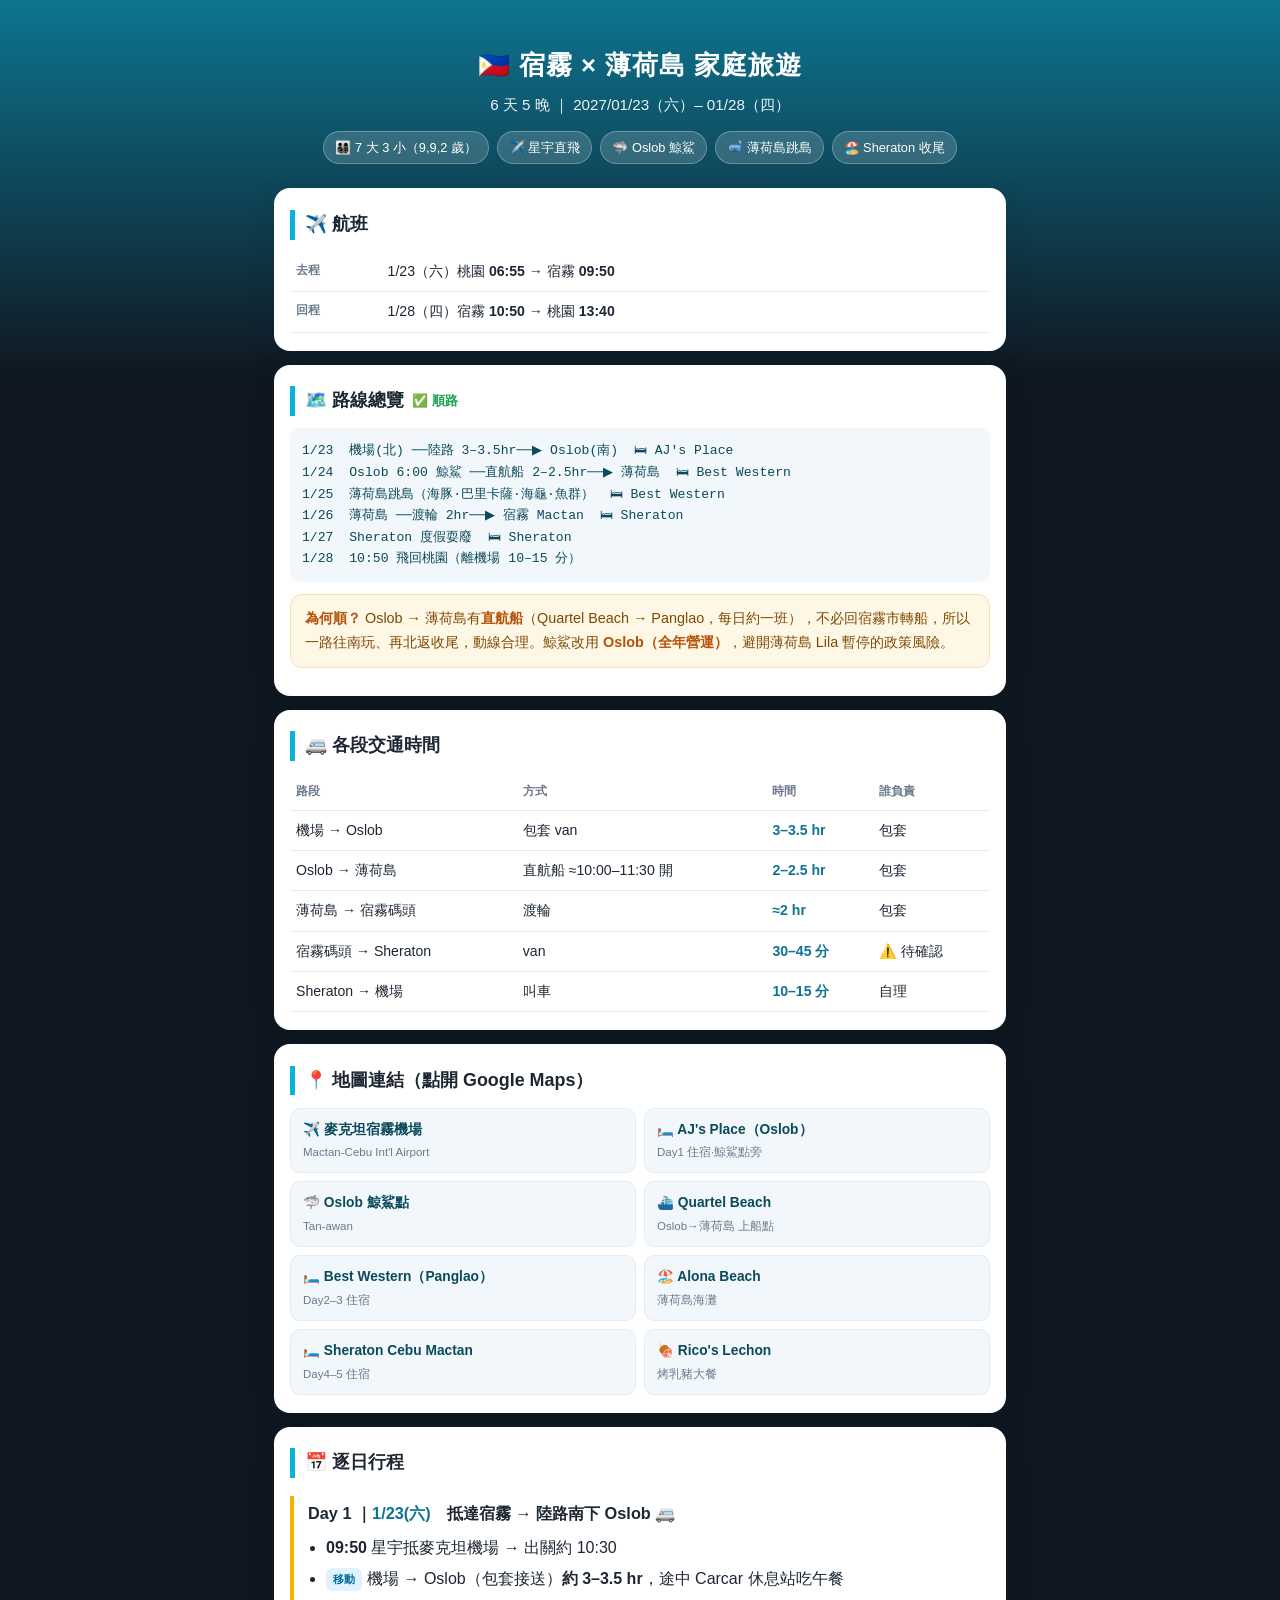
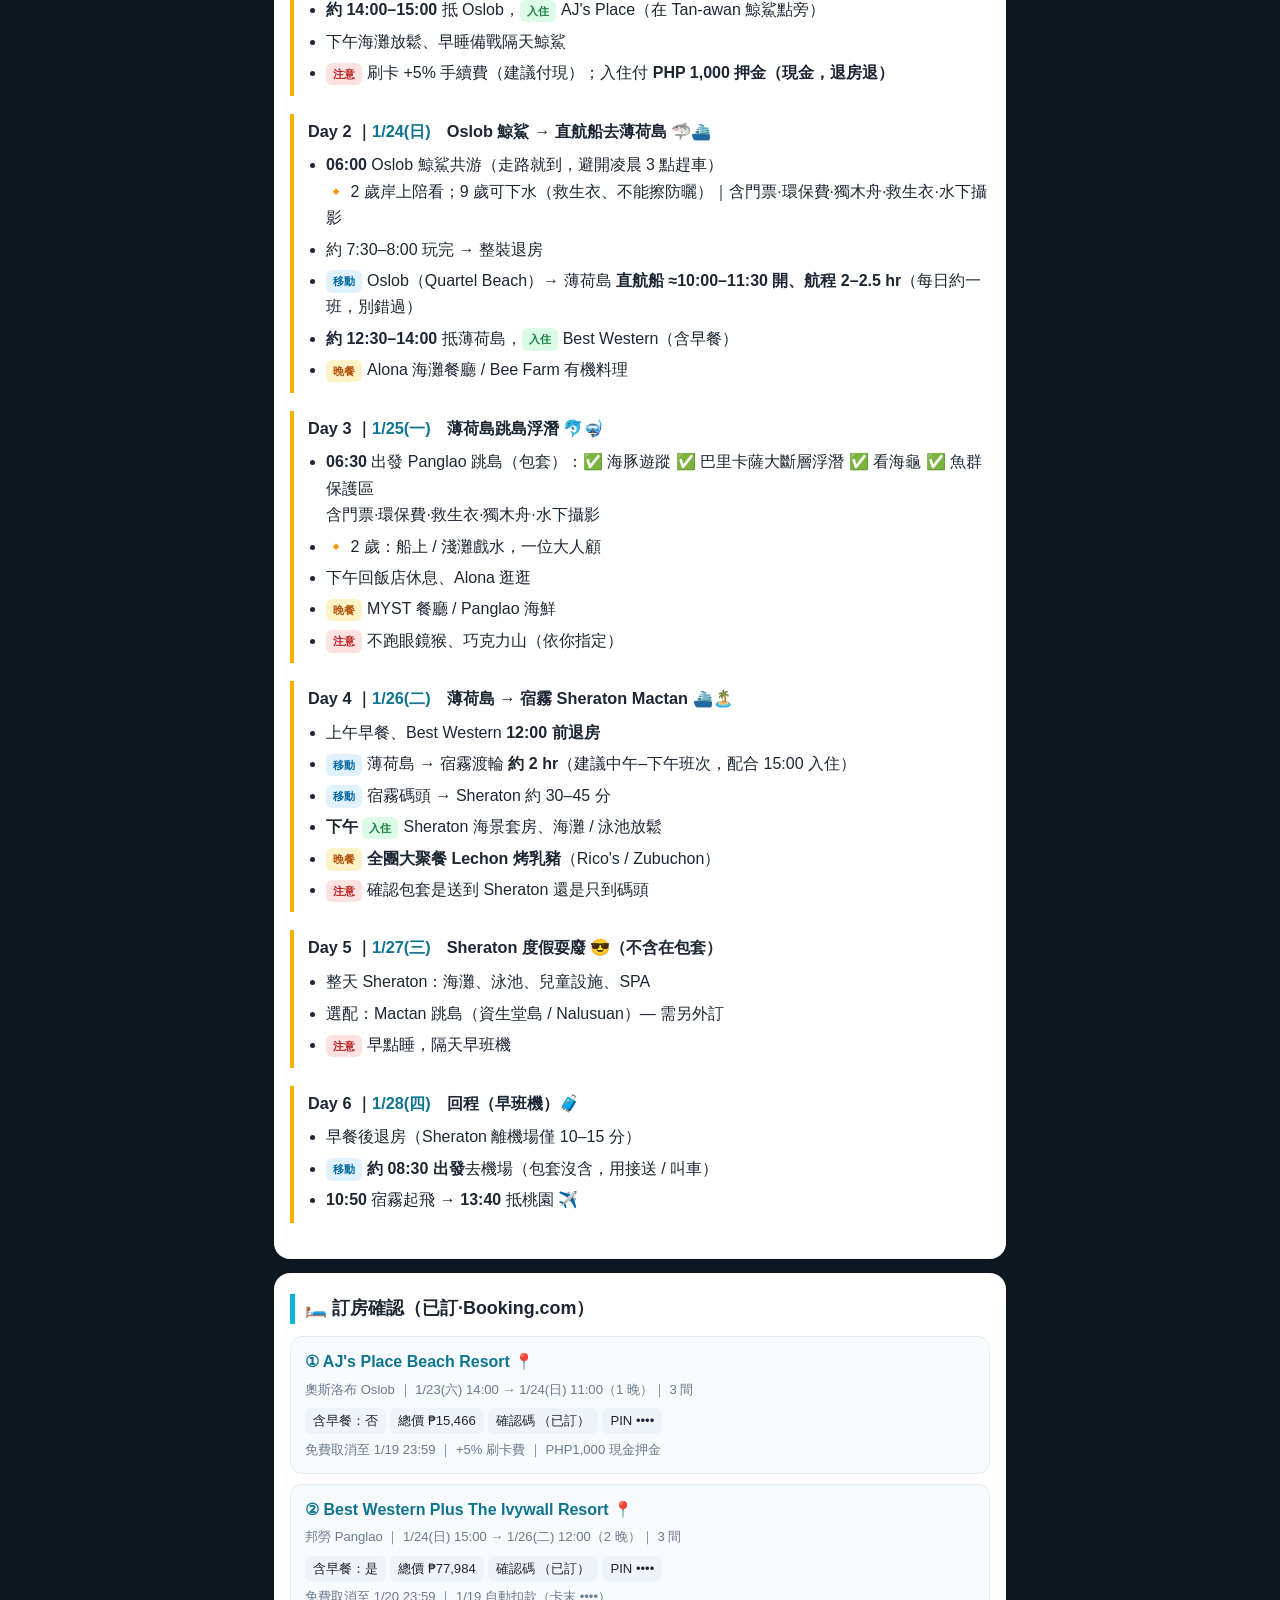
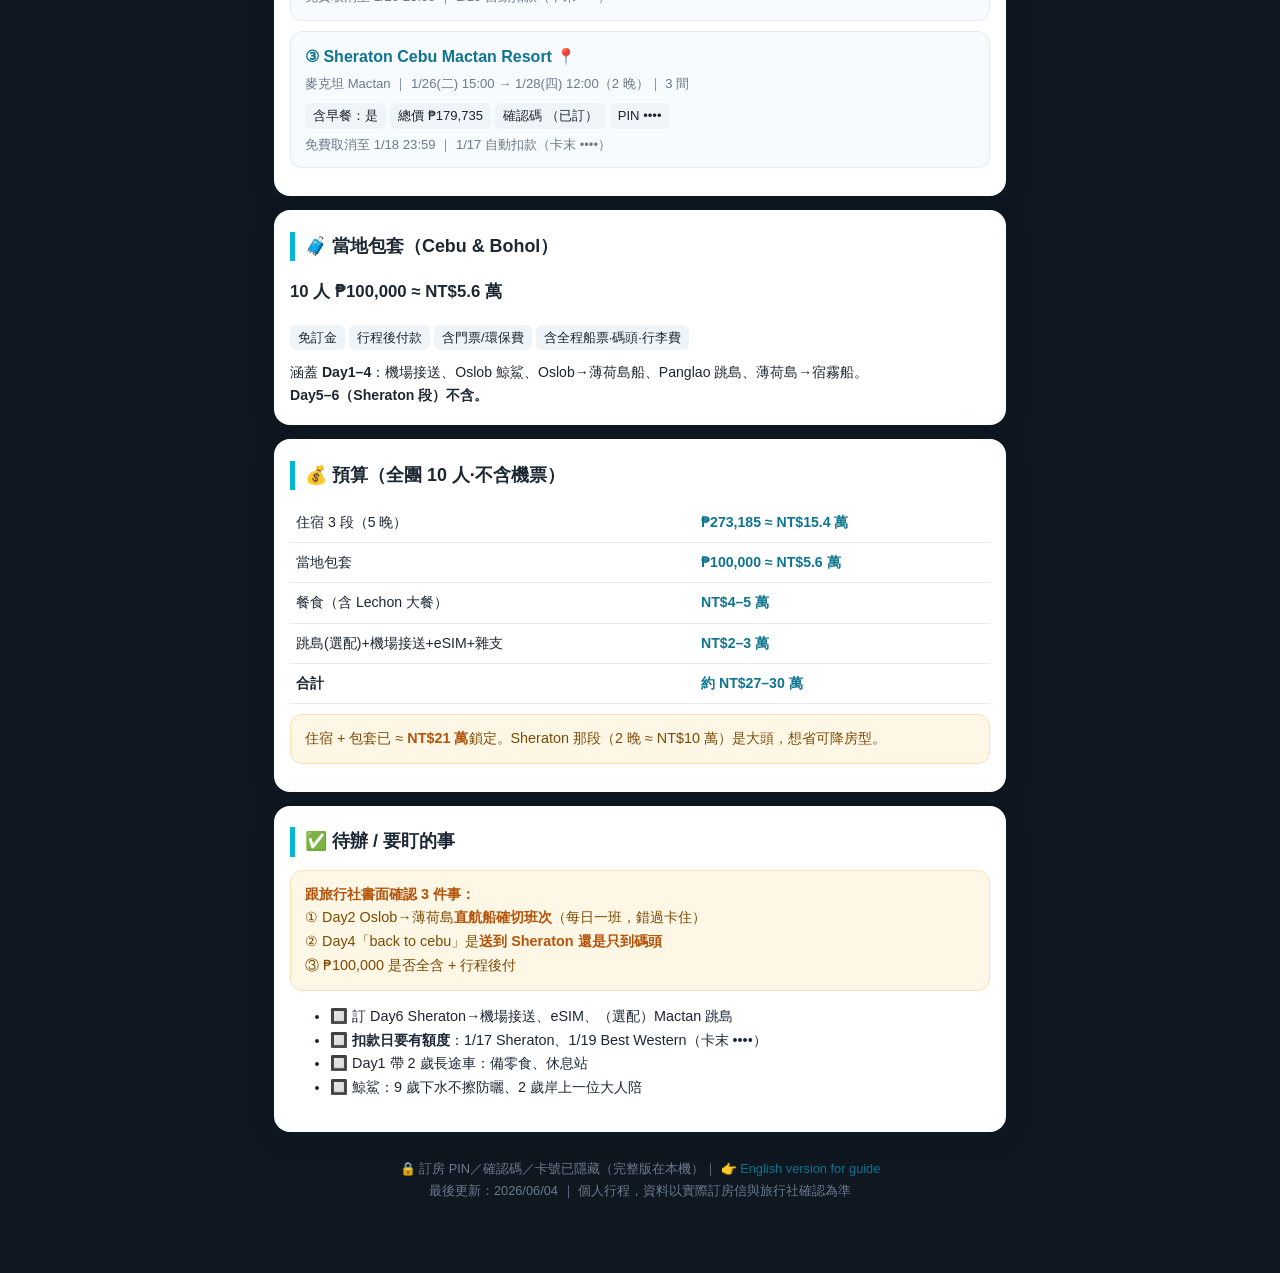
<file: index.html>
<!DOCTYPE html>
<html lang="zh-Hant">
<head>
<meta charset="UTF-8">
<meta name="viewport" content="width=device-width, initial-scale=1.0">
<title>宿霧 × 薄荷島 家庭旅遊 6天5晚</title>
<style>
  :root{
    --bg:#0f1720; --card:#ffffff; --ink:#1d2733; --muted:#6b7a8d;
    --sea:#0e7490; --sea2:#06b6d4; --sand:#f5b301; --line:#e4ebf2;
    --good:#16a34a; --warn:#d97706; --warnbg:#fff7e6;
  }
  *{box-sizing:border-box;}
  body{margin:0;font-family:-apple-system,"PingFang TC","Microsoft JhengHei",sans-serif;
    background:linear-gradient(180deg,#0e7490,#0f1720 380px);color:var(--ink);
    line-height:1.65;-webkit-font-smoothing:antialiased;}
  .wrap{max-width:760px;margin:0 auto;padding:18px 14px 60px;}
  header{color:#fff;text-align:center;padding:26px 10px 10px;}
  header h1{margin:0;font-size:1.6rem;letter-spacing:1px;}
  header .sub{opacity:.92;margin-top:6px;font-size:.95rem;}
  .meta{display:flex;flex-wrap:wrap;gap:8px;justify-content:center;margin-top:14px;}
  .pill{background:rgba(255,255,255,.16);color:#fff;border:1px solid rgba(255,255,255,.28);
    padding:5px 11px;border-radius:999px;font-size:.8rem;backdrop-filter:blur(4px);}
  .card{background:var(--card);border-radius:16px;padding:18px 16px;margin:14px 0;
    box-shadow:0 8px 28px rgba(8,30,50,.16);}
  h2{font-size:1.12rem;margin:.2em 0 .7em;display:flex;align-items:center;gap:8px;
    border-left:5px solid var(--sea2);padding-left:10px;}
  .route{font-family:ui-monospace,SFMono-Regular,Menlo,monospace;font-size:.82rem;
    background:#f1f7fa;border-radius:10px;padding:12px;overflow-x:auto;color:#0b4a5a;white-space:pre;}
  table{width:100%;border-collapse:collapse;font-size:.88rem;}
  th,td{text-align:left;padding:8px 6px;border-bottom:1px solid var(--line);vertical-align:top;}
  th{color:var(--muted);font-weight:600;font-size:.78rem;}
  td.amt{font-weight:700;color:var(--sea);white-space:nowrap;}
  .day{border-left:4px solid var(--sand);padding:4px 0 4px 14px;margin:18px 0;}
  .day .dh{font-weight:800;font-size:1.02rem;color:var(--ink);}
  .day .dh .date{color:var(--sea);}
  .day ul{margin:8px 0 0;padding-left:18px;}
  .day li{margin:5px 0;}
  .tag{display:inline-block;font-size:.7rem;font-weight:700;padding:2px 7px;border-radius:6px;
    vertical-align:middle;margin-right:5px;}
  .t-move{background:#e0f2fe;color:#0369a1;}
  .t-stay{background:#dcfce7;color:#15803d;}
  .t-eat{background:#fef3c7;color:#b45309;}
  .t-warn{background:#fee2e2;color:#b91c1c;}
  .hotel{background:#f8fbfd;border:1px solid var(--line);border-radius:12px;padding:12px 14px;margin:10px 0;}
  .hotel .hn{font-weight:800;color:var(--sea);}
  .hotel .meta2{font-size:.82rem;color:var(--muted);margin-top:3px;}
  .kv{font-size:.82rem;margin-top:6px;}
  .kv span{display:inline-block;background:#eef4f8;border-radius:6px;padding:2px 8px;margin:2px 4px 2px 0;}
  .warn{background:var(--warnbg);border:1px solid #fae0b5;border-radius:12px;padding:12px 14px;
    font-size:.9rem;color:#7c4a03;margin:10px 0;}
  .warn b{color:#b45309;}
  .good{color:var(--good);font-weight:700;}
  a{color:var(--sea);text-decoration:none;}
  a:hover{text-decoration:underline;}
  .maps{display:grid;grid-template-columns:1fr 1fr;gap:8px;}
  .maps a{display:block;background:#f1f7fa;border:1px solid var(--line);border-radius:10px;
    padding:10px 12px;font-size:.86rem;font-weight:600;color:#0b4a5a;}
  .maps a:hover{background:#e3f0f5;text-decoration:none;}
  .maps .em{display:block;font-size:.72rem;color:var(--muted);font-weight:400;margin-top:2px;}
  @media(max-width:480px){.maps{grid-template-columns:1fr;}}
  .note{font-size:.8rem;color:var(--muted);text-align:center;margin-top:26px;}
  details{margin:6px 0;}
  summary{cursor:pointer;font-weight:700;color:var(--sea);}
  .big{font-size:1.05rem;font-weight:800;}
</style>
</head>
<body>
<div class="wrap">
  <header>
    <h1>🇵🇭 宿霧 × 薄荷島 家庭旅遊</h1>
    <div class="sub">6 天 5 晚 ｜ 2027/01/23（六）– 01/28（四）</div>
    <div class="meta">
      <span class="pill">👨‍👩‍👧‍👦 7 大 3 小（9,9,2 歲）</span>
      <span class="pill">✈️ 星宇直飛</span>
      <span class="pill">🦈 Oslob 鯨鯊</span>
      <span class="pill">🤿 薄荷島跳島</span>
      <span class="pill">🏖️ Sheraton 收尾</span>
    </div>
  </header>

  <!-- 航班 -->
  <div class="card">
    <h2>✈️ 航班</h2>
    <table>
      <tr><th>去程</th><td>1/23（六）桃園 <b>06:55</b> → 宿霧 <b>09:50</b></td></tr>
      <tr><th>回程</th><td>1/28（四）宿霧 <b>10:50</b> → 桃園 <b>13:40</b></td></tr>
    </table>
  </div>

  <!-- 路線 -->
  <div class="card">
    <h2>🗺️ 路線總覽 <span class="good" style="font-size:.8rem">✅ 順路</span></h2>
    <div class="route">1/23  機場(北) ──陸路 3–3.5hr──▶ Oslob(南)  🛏 AJ's Place
1/24  Oslob 6:00 鯨鯊 ──直航船 2–2.5hr──▶ 薄荷島  🛏 Best Western
1/25  薄荷島跳島（海豚·巴里卡薩·海龜·魚群）  🛏 Best Western
1/26  薄荷島 ──渡輪 2hr──▶ 宿霧 Mactan  🛏 Sheraton
1/27  Sheraton 度假耍廢  🛏 Sheraton
1/28  10:50 飛回桃園（離機場 10–15 分）</div>
    <div class="warn" style="margin-top:12px"><b>為何順？</b> Oslob → 薄荷島有<b>直航船</b>（Quartel Beach → Panglao，每日約一班），不必回宿霧市轉船，所以一路往南玩、再北返收尾，動線合理。鯨鯊改用 <b>Oslob（全年營運）</b>，避開薄荷島 Lila 暫停的政策風險。</div>
  </div>

  <!-- 交通時間 -->
  <div class="card">
    <h2>🚐 各段交通時間</h2>
    <table>
      <tr><th>路段</th><th>方式</th><th>時間</th><th>誰負責</th></tr>
      <tr><td>機場 → Oslob</td><td>包套 van</td><td class="amt">3–3.5 hr</td><td>包套</td></tr>
      <tr><td>Oslob → 薄荷島</td><td>直航船 ≈10:00–11:30 開</td><td class="amt">2–2.5 hr</td><td>包套</td></tr>
      <tr><td>薄荷島 → 宿霧碼頭</td><td>渡輪</td><td class="amt">≈2 hr</td><td>包套</td></tr>
      <tr><td>宿霧碼頭 → Sheraton</td><td>van</td><td class="amt">30–45 分</td><td>⚠️ 待確認</td></tr>
      <tr><td>Sheraton → 機場</td><td>叫車</td><td class="amt">10–15 分</td><td>自理</td></tr>
    </table>
  </div>

  <!-- 地圖 -->
  <div class="card">
    <h2>📍 地圖連結（點開 Google Maps）</h2>
    <div class="maps">
      <a href="https://www.google.com/maps/search/?api=1&query=Mactan-Cebu+International+Airport" target="_blank">✈️ 麥克坦宿霧機場<span class="em">Mactan-Cebu Int'l Airport</span></a>
      <a href="https://www.google.com/maps/search/?api=1&query=AJ%27s+Place+Beach+Resort+Oslob+Tan-awan" target="_blank">🛏️ AJ's Place（Oslob）<span class="em">Day1 住宿·鯨鯊點旁</span></a>
      <a href="https://www.google.com/maps/search/?api=1&query=Oslob+Whale+Shark+Watching+Tan-awan" target="_blank">🦈 Oslob 鯨鯊點<span class="em">Tan-awan</span></a>
      <a href="https://www.google.com/maps/search/?api=1&query=Quartel+Beach+Oslob" target="_blank">⛴️ Quartel Beach<span class="em">Oslob→薄荷島 上船點</span></a>
      <a href="https://www.google.com/maps/search/?api=1&query=Best+Western+Plus+The+Ivywall+Resort+Panglao+Alona+Beach" target="_blank">🛏️ Best Western（Panglao）<span class="em">Day2–3 住宿</span></a>
      <a href="https://www.google.com/maps/search/?api=1&query=Alona+Beach+Panglao+Bohol" target="_blank">🏖️ Alona Beach<span class="em">薄荷島海灘</span></a>
      <a href="https://www.google.com/maps/search/?api=1&query=Sheraton+Cebu+Mactan+Resort+Punta+Engano" target="_blank">🛏️ Sheraton Cebu Mactan<span class="em">Day4–5 住宿</span></a>
      <a href="https://www.google.com/maps/search/?api=1&query=Rico%27s+Lechon+Cebu" target="_blank">🍖 Rico's Lechon<span class="em">烤乳豬大餐</span></a>
    </div>
  </div>

  <!-- 逐日 -->
  <div class="card">
    <h2>📅 逐日行程</h2>

    <div class="day">
      <div class="dh">Day 1 ｜<span class="date">1/23(六)</span>　抵達宿霧 → 陸路南下 Oslob 🚐</div>
      <ul>
        <li><b>09:50</b> 星宇抵麥克坦機場 → 出關約 10:30</li>
        <li><span class="tag t-move">移動</span>機場 → Oslob（包套接送）<b>約 3–3.5 hr</b>，途中 Carcar 休息站吃午餐</li>
        <li><b>約 14:00–15:00</b> 抵 Oslob，<span class="tag t-stay">入住</span>AJ's Place（在 Tan-awan 鯨鯊點旁）</li>
        <li>下午海灘放鬆、早睡備戰隔天鯨鯊</li>
        <li><span class="tag t-warn">注意</span>刷卡 +5% 手續費（建議付現）；入住付 <b>PHP 1,000 押金（現金，退房退）</b></li>
      </ul>
    </div>

    <div class="day">
      <div class="dh">Day 2 ｜<span class="date">1/24(日)</span>　Oslob 鯨鯊 → 直航船去薄荷島 🦈⛴️</div>
      <ul>
        <li><b>06:00</b> Oslob 鯨鯊共游（走路就到，避開凌晨 3 點趕車）<br>🔸 2 歲岸上陪看；9 歲可下水（救生衣、不能擦防曬）｜含門票·環保費·獨木舟·救生衣·水下攝影</li>
        <li>約 7:30–8:00 玩完 → 整裝退房</li>
        <li><span class="tag t-move">移動</span>Oslob（Quartel Beach）→ 薄荷島 <b>直航船 ≈10:00–11:30 開、航程 2–2.5 hr</b>（每日約一班，別錯過）</li>
        <li><b>約 12:30–14:00</b> 抵薄荷島，<span class="tag t-stay">入住</span>Best Western（含早餐）</li>
        <li><span class="tag t-eat">晚餐</span>Alona 海灘餐廳 / Bee Farm 有機料理</li>
      </ul>
    </div>

    <div class="day">
      <div class="dh">Day 3 ｜<span class="date">1/25(一)</span>　薄荷島跳島浮潛 🐬🤿</div>
      <ul>
        <li><b>06:30</b> 出發 Panglao 跳島（包套）：✅ 海豚遊蹤 ✅ 巴里卡薩大斷層浮潛 ✅ 看海龜 ✅ 魚群保護區<br>含門票·環保費·救生衣·獨木舟·水下攝影</li>
        <li>🔸 2 歲：船上 / 淺灘戲水，一位大人顧</li>
        <li>下午回飯店休息、Alona 逛逛</li>
        <li><span class="tag t-eat">晚餐</span>MYST 餐廳 / Panglao 海鮮</li>
        <li><span class="tag t-warn">注意</span>不跑眼鏡猴、巧克力山（依你指定）</li>
      </ul>
    </div>

    <div class="day">
      <div class="dh">Day 4 ｜<span class="date">1/26(二)</span>　薄荷島 → 宿霧 Sheraton Mactan ⛴️🏝️</div>
      <ul>
        <li>上午早餐、Best Western <b>12:00 前退房</b></li>
        <li><span class="tag t-move">移動</span>薄荷島 → 宿霧渡輪 <b>約 2 hr</b>（建議中午–下午班次，配合 15:00 入住）</li>
        <li><span class="tag t-move">移動</span>宿霧碼頭 → Sheraton 約 30–45 分</li>
        <li><b>下午</b> <span class="tag t-stay">入住</span>Sheraton 海景套房、海灘 / 泳池放鬆</li>
        <li><span class="tag t-eat">晚餐</span><b>全團大聚餐 Lechon 烤乳豬</b>（Rico's / Zubuchon）</li>
        <li><span class="tag t-warn">注意</span>確認包套是送到 Sheraton 還是只到碼頭</li>
      </ul>
    </div>

    <div class="day">
      <div class="dh">Day 5 ｜<span class="date">1/27(三)</span>　Sheraton 度假耍廢 😎（不含在包套）</div>
      <ul>
        <li>整天 Sheraton：海灘、泳池、兒童設施、SPA</li>
        <li>選配：Mactan 跳島（資生堂島 / Nalusuan）— 需另外訂</li>
        <li><span class="tag t-warn">注意</span>早點睡，隔天早班機</li>
      </ul>
    </div>

    <div class="day">
      <div class="dh">Day 6 ｜<span class="date">1/28(四)</span>　回程（早班機）🧳</div>
      <ul>
        <li>早餐後退房（Sheraton 離機場僅 10–15 分）</li>
        <li><span class="tag t-move">移動</span><b>約 08:30 出發</b>去機場（包套沒含，用接送 / 叫車）</li>
        <li><b>10:50</b> 宿霧起飛 → <b>13:40</b> 抵桃園 ✈️</li>
      </ul>
    </div>
  </div>

  <!-- 訂房 -->
  <div class="card">
    <h2>🛏️ 訂房確認（已訂·Booking.com）</h2>

    <div class="hotel">
      <div class="hn"><a href="https://www.google.com/maps/search/?api=1&query=AJ%27s+Place+Beach+Resort+Oslob+Tan-awan" target="_blank">① AJ's Place Beach Resort 📍</a></div>
      <div class="meta2">奧斯洛布 Oslob ｜ 1/23(六) 14:00 → 1/24(日) 11:00（1 晚）｜ 3 間</div>
      <div class="kv">
        <span>含早餐：否</span><span>總價 ₱15,466</span><span>確認碼 （已訂）</span><span>PIN ••••</span>
      </div>
      <div class="meta2">免費取消至 1/19 23:59 ｜ +5% 刷卡費 ｜ PHP1,000 現金押金</div>
    </div>

    <div class="hotel">
      <div class="hn"><a href="https://www.google.com/maps/search/?api=1&query=Best+Western+Plus+The+Ivywall+Resort+Panglao+Alona+Beach" target="_blank">② Best Western Plus The Ivywall Resort 📍</a></div>
      <div class="meta2">邦勞 Panglao ｜ 1/24(日) 15:00 → 1/26(二) 12:00（2 晚）｜ 3 間</div>
      <div class="kv">
        <span>含早餐：是</span><span>總價 ₱77,984</span><span>確認碼 （已訂）</span><span>PIN ••••</span>
      </div>
      <div class="meta2">免費取消至 1/20 23:59 ｜ 1/19 自動扣款（卡末 ••••）</div>
    </div>

    <div class="hotel">
      <div class="hn"><a href="https://www.google.com/maps/search/?api=1&query=Sheraton+Cebu+Mactan+Resort+Punta+Engano" target="_blank">③ Sheraton Cebu Mactan Resort 📍</a></div>
      <div class="meta2">麥克坦 Mactan ｜ 1/26(二) 15:00 → 1/28(四) 12:00（2 晚）｜ 3 間</div>
      <div class="kv">
        <span>含早餐：是</span><span>總價 ₱179,735</span><span>確認碼 （已訂）</span><span>PIN ••••</span>
      </div>
      <div class="meta2">免費取消至 1/18 23:59 ｜ 1/17 自動扣款（卡末 ••••）</div>
    </div>
  </div>

  <!-- 包套 -->
  <div class="card">
    <h2>🧳 當地包套（Cebu & Bohol）</h2>
    <p class="big">10 人 ₱100,000 ≈ NT$5.6 萬</p>
    <div class="kv">
      <span>免訂金</span><span>行程後付款</span><span>含門票/環保費</span><span>含全程船票·碼頭·行李費</span>
    </div>
    <p style="font-size:.88rem;margin:.6em 0 0">涵蓋 <b>Day1–4</b>：機場接送、Oslob 鯨鯊、Oslob→薄荷島船、Panglao 跳島、薄荷島→宿霧船。<br><b>Day5–6（Sheraton 段）不含。</b></p>
  </div>

  <!-- 預算 -->
  <div class="card">
    <h2>💰 預算（全團 10 人·不含機票）</h2>
    <table>
      <tr><td>住宿 3 段（5 晚）</td><td class="amt">₱273,185 ≈ NT$15.4 萬</td></tr>
      <tr><td>當地包套</td><td class="amt">₱100,000 ≈ NT$5.6 萬</td></tr>
      <tr><td>餐食（含 Lechon 大餐）</td><td class="amt">NT$4–5 萬</td></tr>
      <tr><td>跳島(選配)+機場接送+eSIM+雜支</td><td class="amt">NT$2–3 萬</td></tr>
      <tr><td><b>合計</b></td><td class="amt"><b>約 NT$27–30 萬</b></td></tr>
    </table>
    <div class="warn" style="margin-top:10px">住宿 + 包套已 ≈ <b>NT$21 萬</b>鎖定。Sheraton 那段（2 晚 ≈ NT$10 萬）是大頭，想省可降房型。</div>
  </div>

  <!-- 待辦 -->
  <div class="card">
    <h2>✅ 待辦 / 要盯的事</h2>
    <div class="warn"><b>跟旅行社書面確認 3 件事：</b><br>① Day2 Oslob→薄荷島<b>直航船確切班次</b>（每日一班，錯過卡住）<br>② Day4「back to cebu」是<b>送到 Sheraton 還是只到碼頭</b><br>③ ₱100,000 是否全含 + 行程後付</div>
    <ul style="font-size:.9rem">
      <li>🔲 訂 Day6 Sheraton→機場接送、eSIM、（選配）Mactan 跳島</li>
      <li>🔲 <b>扣款日要有額度</b>：1/17 Sheraton、1/19 Best Western（卡末 ••••）</li>
      <li>🔲 Day1 帶 2 歲長途車：備零食、休息站</li>
      <li>🔲 鯨鯊：9 歲下水不擦防曬、2 歲岸上一位大人陪</li>
    </ul>
  </div>

  <p class="note">🔒 訂房 PIN／確認碼／卡號已隱藏（完整版在本機）｜ 👉 <a href="guide-en.html">English version for guide</a><br>最後更新：2026/06/04 ｜ 個人行程，資料以實際訂房信與旅行社確認為準</p>
</div>
</body>
</html>
</file>
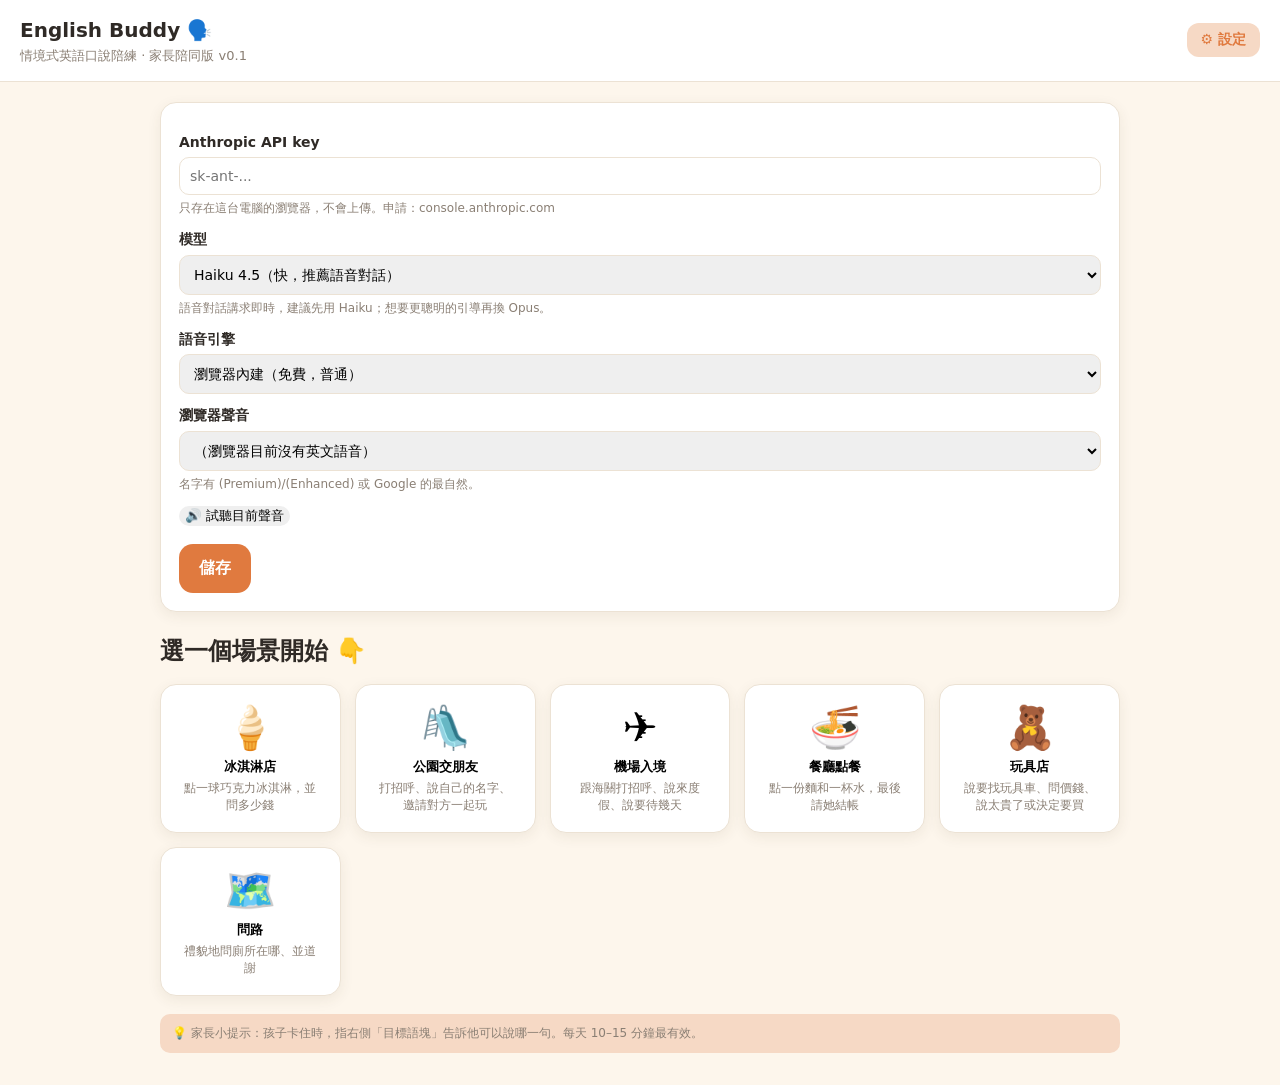
<file: english-buddy/index.html>
<!DOCTYPE html>
<html lang="zh-Hant">
<head>
  <meta charset="utf-8" />
  <meta name="viewport" content="width=device-width, initial-scale=1" />
  <title>English Buddy 🗣️ 英語口說陪練</title>
  <link rel="stylesheet" href="styles.css" />
</head>
<body>
  <header>
    <div>
      <h1>English Buddy 🗣️</h1>
      <div class="sub">情境式英語口說陪練 · 家長陪同版 v0.1</div>
    </div>
    <button id="settingsBtn" class="btn-ghost">⚙️ 設定</button>
  </header>

  <main>
    <!-- 設定面板 -->
    <section id="settings" class="hidden">
      <label for="apiKeyInput">Anthropic API key</label>
      <input id="apiKeyInput" type="password" placeholder="sk-ant-..." autocomplete="off" />
      <div class="hint">只存在這台電腦的瀏覽器，不會上傳。申請：console.anthropic.com</div>

      <label for="modelSelect">模型</label>
      <select id="modelSelect"></select>
      <div class="hint">語音對話講求即時，建議先用 Haiku；想要更聰明的引導再換 Opus。</div>

      <label for="ttsProvider">語音引擎</label>
      <select id="ttsProvider">
        <option value="browser">瀏覽器內建（免費，普通）</option>
        <option value="openai">OpenAI 真人語音（最自然，需 OpenAI key）</option>
      </select>

      <!-- OpenAI 真人語音設定 -->
      <div id="openaiBox" class="hidden">
        <label for="openaiKeyInput">OpenAI API key</label>
        <input id="openaiKeyInput" type="password" placeholder="sk-..." autocomplete="off" />
        <div class="hint">只存在這台電腦的瀏覽器。申請：platform.openai.com → API keys（需先儲值）。</div>
        <label for="openaiVoiceSelect">真人聲音</label>
        <select id="openaiVoiceSelect"></select>
      </div>

      <!-- 瀏覽器語音設定 -->
      <div id="browserBox">
        <label for="voiceSelect">瀏覽器聲音</label>
        <select id="voiceSelect"></select>
        <div class="hint">名字有 (Premium)/(Enhanced) 或 Google 的最自然。</div>
      </div>

      <div style="margin-top:8px;">
        <button id="previewVoice" class="send" type="button">🔊 試聽目前聲音</button>
      </div>

      <div style="margin-top:16px;display:flex;gap:10px;">
        <button id="saveSettings" class="mic-btn">儲存</button>
      </div>
    </section>

    <!-- 場景選單 -->
    <section id="sceneMenu">
      <h2 style="margin:4px 0 14px;">選一個場景開始 👇</h2>
      <div id="sceneGrid" class="scene-grid"></div>
      <p class="parent-tip" style="margin-top:18px;">
        💡 家長小提示：孩子卡住時，指右側「目標語塊」告訴他可以說哪一句。每天 10–15 分鐘最有效。
      </p>
    </section>

    <!-- 對話畫面 -->
    <section id="playView" class="hidden">
      <button id="backBtn" class="back">← 換場景</button>
      <div class="play" style="margin-top:10px;">
        <div class="chat-wrap">
          <div class="chat-head">
            <strong id="chatTitle"></strong>
            <span id="chatTask" class="task"></span>
          </div>
          <div id="stage" class="stage"></div>
          <div id="messages" class="messages"></div>
          <div class="composer">
            <button id="micBtn" class="mic-btn">🎤 我要說</button>
            <input id="textInput" type="text" placeholder="說不出來？也可以打字…" />
            <button id="sendBtn" class="send">送出</button>
          </div>
        </div>

        <aside class="side">
          <div class="panel">
            <h3>🎯 目標語塊</h3>
            <div id="chunkList"></div>
          </div>
          <div class="parent-tip">
            👂 = AI 說給他聽的次數　🗣️★ = 孩子自己說出來的次數。越多星星，代表越內化！
          </div>
        </aside>
      </div>
    </section>
  </main>

  <script src="scenes.js"></script>
  <script src="app.js"></script>
</body>
</html>
</file>
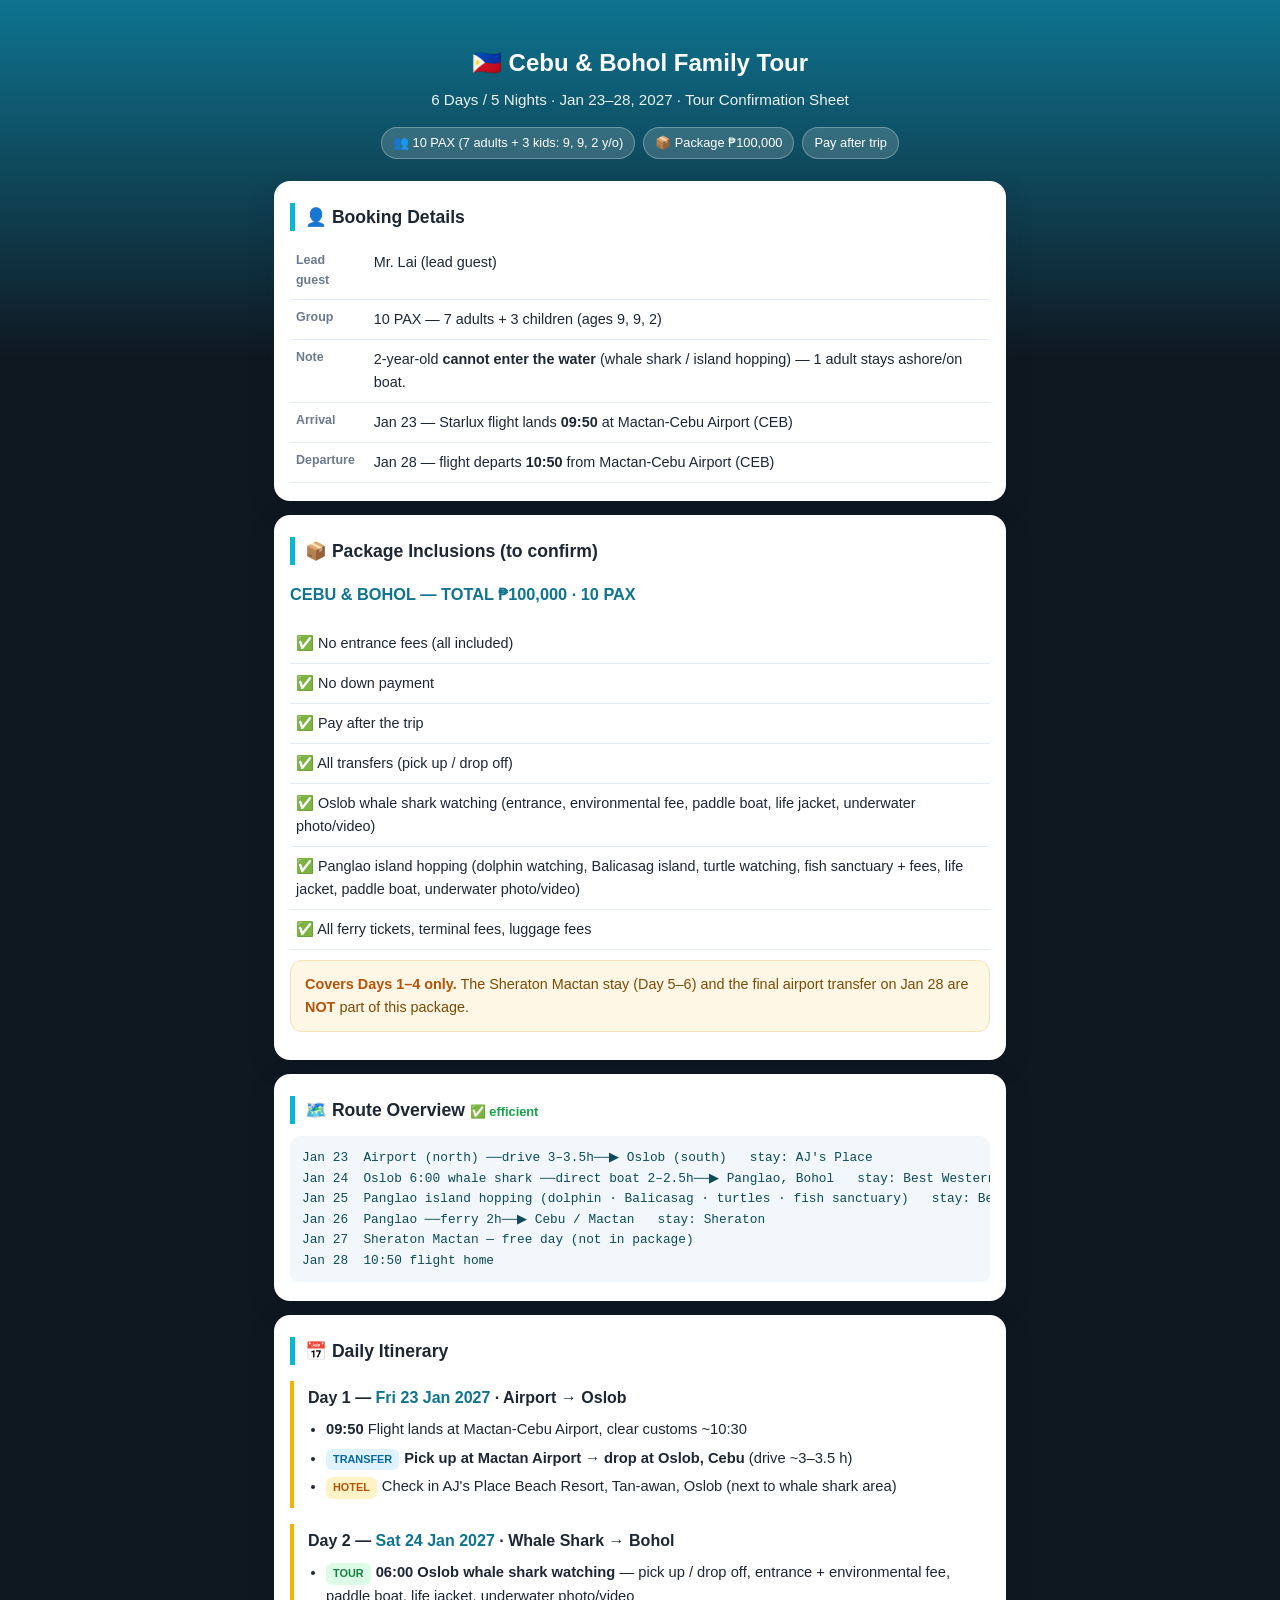
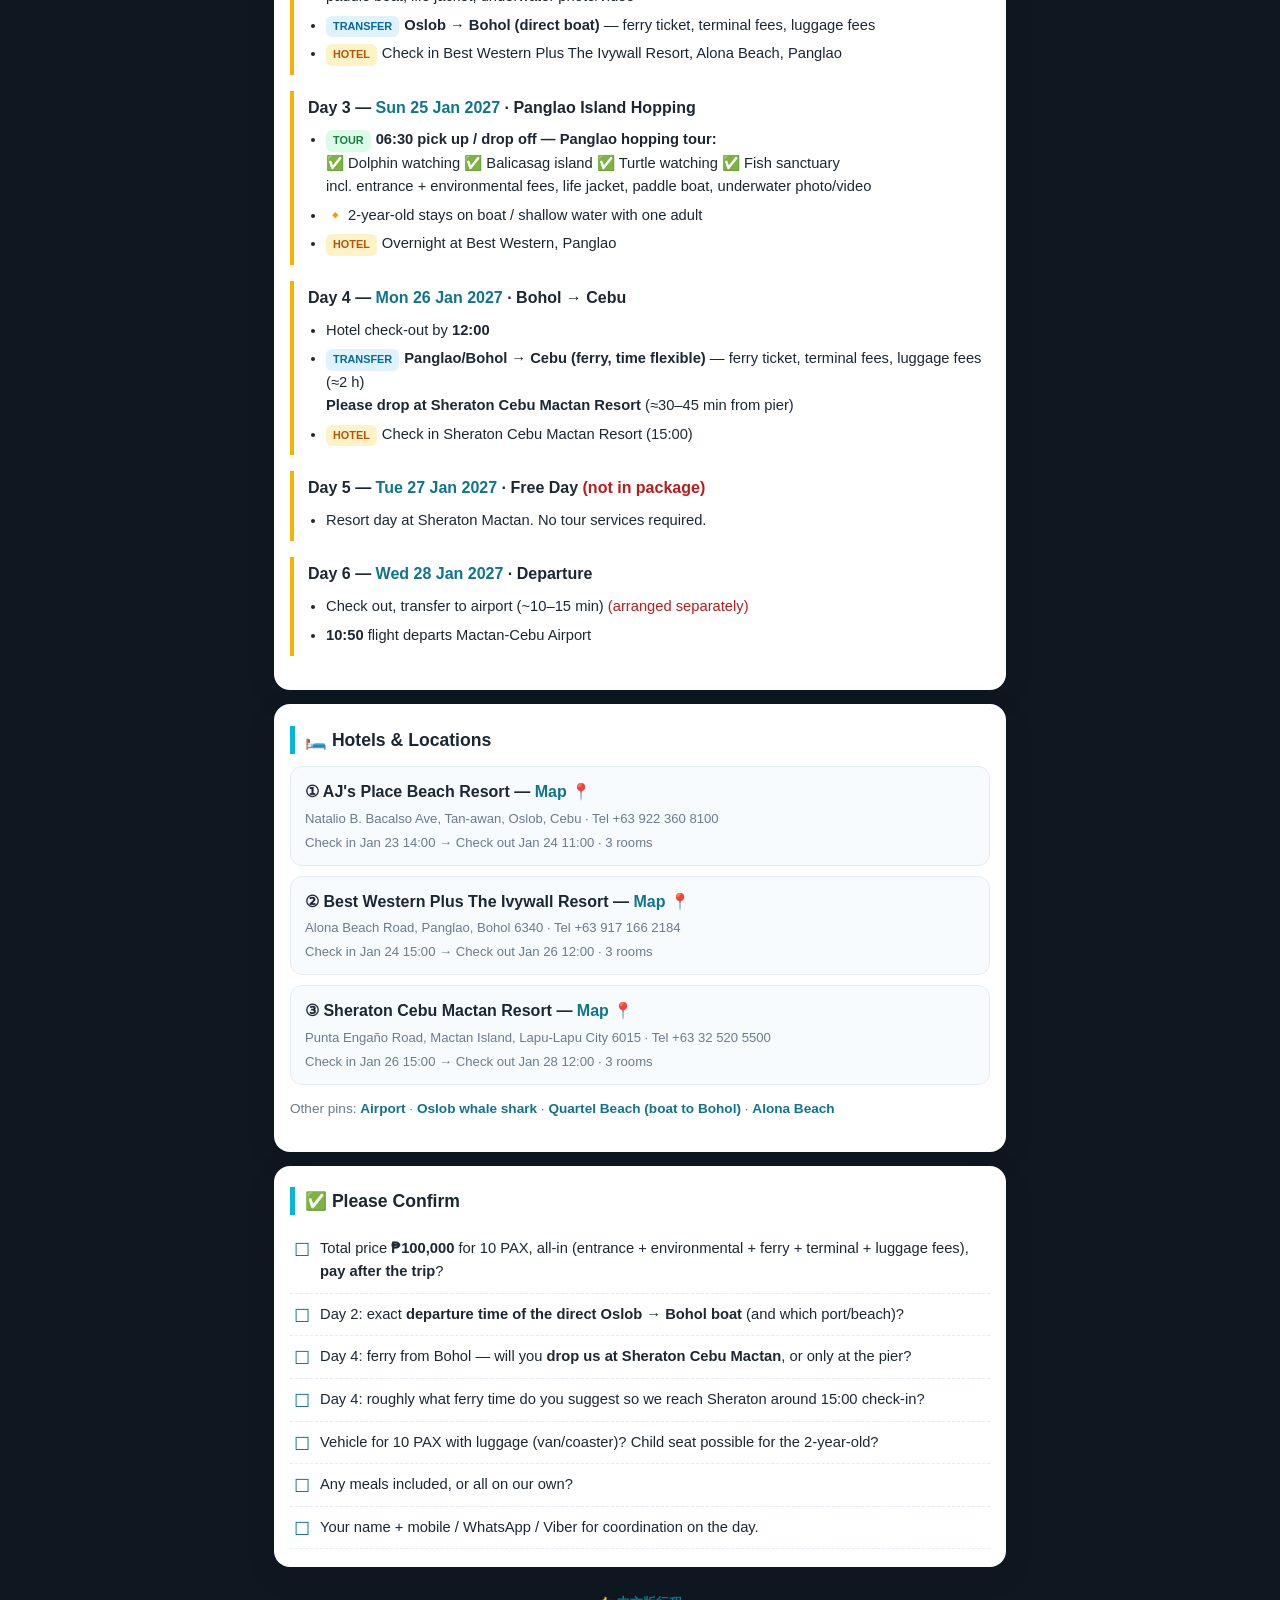
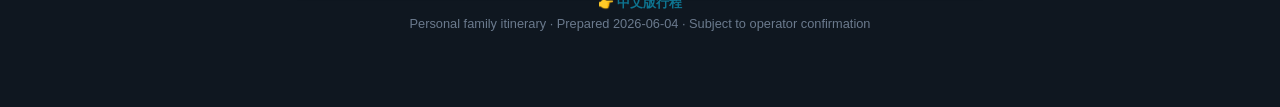
<file: guide-en.html>
<!DOCTYPE html>
<html lang="en">
<head>
<meta charset="UTF-8">
<meta name="viewport" content="width=device-width, initial-scale=1.0">
<title>Cebu &amp; Bohol Family Tour — Guide Confirmation</title>
<style>
  :root{--card:#fff;--ink:#1d2733;--muted:#6b7a8d;--sea:#0e7490;--sea2:#06b6d4;
    --sand:#f5b301;--line:#e4ebf2;--good:#16a34a;--warnbg:#fff7e6;}
  *{box-sizing:border-box;}
  body{margin:0;font-family:-apple-system,Segoe UI,Roboto,Arial,sans-serif;
    background:linear-gradient(180deg,#0e7490,#0f1720 360px);color:var(--ink);line-height:1.6;}
  .wrap{max-width:760px;margin:0 auto;padding:18px 14px 60px;}
  header{color:#fff;text-align:center;padding:26px 10px 8px;}
  header h1{margin:0;font-size:1.5rem;}
  header .sub{opacity:.92;margin-top:6px;font-size:.95rem;}
  .meta{display:flex;flex-wrap:wrap;gap:8px;justify-content:center;margin-top:14px;}
  .pill{background:rgba(255,255,255,.16);color:#fff;border:1px solid rgba(255,255,255,.28);
    padding:5px 11px;border-radius:999px;font-size:.8rem;}
  .card{background:var(--card);border-radius:16px;padding:18px 16px;margin:14px 0;
    box-shadow:0 8px 28px rgba(8,30,50,.16);}
  h2{font-size:1.1rem;margin:.2em 0 .7em;border-left:5px solid var(--sea2);padding-left:10px;}
  table{width:100%;border-collapse:collapse;font-size:.9rem;}
  th,td{text-align:left;padding:8px 6px;border-bottom:1px solid var(--line);vertical-align:top;}
  th{color:var(--muted);font-weight:600;font-size:.78rem;}
  a{color:var(--sea);text-decoration:none;font-weight:600;}
  a:hover{text-decoration:underline;}
  .route{font-family:ui-monospace,Menlo,monospace;font-size:.8rem;background:#f1f7fa;
    border-radius:10px;padding:12px;overflow-x:auto;color:#0b4a5a;white-space:pre;}
  .day{border-left:4px solid var(--sand);padding:4px 0 4px 14px;margin:16px 0;}
  .day .dh{font-weight:800;font-size:1rem;}
  .day .dh .date{color:var(--sea);}
  .day ul{margin:8px 0 0;padding-left:18px;}
  .day li{margin:5px 0;font-size:.92rem;}
  .tag{display:inline-block;font-size:.68rem;font-weight:700;padding:2px 7px;border-radius:6px;margin-right:5px;}
  .t-move{background:#e0f2fe;color:#0369a1;}
  .t-tour{background:#dcfce7;color:#15803d;}
  .t-hotel{background:#fef3c7;color:#b45309;}
  .hotel{background:#f8fbfd;border:1px solid var(--line);border-radius:12px;padding:12px 14px;margin:10px 0;}
  .hotel .hn{font-weight:800;}
  .hotel .meta2{font-size:.82rem;color:var(--muted);margin-top:3px;}
  .warn{background:var(--warnbg);border:1px solid #fae0b5;border-radius:12px;padding:12px 14px;
    font-size:.9rem;color:#7c4a03;margin:10px 0;}
  .warn b{color:#b45309;}
  .pkg{font-size:1.02rem;font-weight:800;color:var(--sea);}
  .chk{list-style:none;padding:0;margin:0;}
  .chk li{padding:9px 0 9px 30px;border-bottom:1px dashed var(--line);position:relative;font-size:.92rem;}
  .chk li:before{content:"☐";position:absolute;left:4px;top:8px;font-size:1.1rem;color:var(--sea);}
  .note{font-size:.8rem;color:var(--muted);text-align:center;margin-top:26px;}
  .good{color:var(--good);font-weight:700;}
</style>
</head>
<body>
<div class="wrap">
  <header>
    <h1>🇵🇭 Cebu &amp; Bohol Family Tour</h1>
    <div class="sub">6 Days / 5 Nights · Jan 23–28, 2027 · Tour Confirmation Sheet</div>
    <div class="meta">
      <span class="pill">👥 10 PAX (7 adults + 3 kids: 9, 9, 2 y/o)</span>
      <span class="pill">📦 Package ₱100,000</span>
      <span class="pill">Pay after trip</span>
    </div>
  </header>

  <!-- Lead guest -->
  <div class="card">
    <h2>👤 Booking Details</h2>
    <table>
      <tr><th>Lead guest</th><td>Mr. Lai (lead guest)</td></tr>
      <tr><th>Group</th><td>10 PAX — 7 adults + 3 children (ages 9, 9, 2)</td></tr>
      <tr><th>Note</th><td>2-year-old <b>cannot enter the water</b> (whale shark / island hopping) — 1 adult stays ashore/on boat.</td></tr>
      <tr><th>Arrival</th><td>Jan 23 — Starlux flight lands <b>09:50</b> at Mactan-Cebu Airport (CEB)</td></tr>
      <tr><th>Departure</th><td>Jan 28 — flight departs <b>10:50</b> from Mactan-Cebu Airport (CEB)</td></tr>
    </table>
  </div>

  <!-- Package -->
  <div class="card">
    <h2>📦 Package Inclusions (to confirm)</h2>
    <p class="pkg">CEBU &amp; BOHOL — TOTAL ₱100,000 · 10 PAX</p>
    <table>
      <tr><td>✅ No entrance fees (all included)</td></tr>
      <tr><td>✅ No down payment</td></tr>
      <tr><td>✅ Pay after the trip</td></tr>
      <tr><td>✅ All transfers (pick up / drop off)</td></tr>
      <tr><td>✅ Oslob whale shark watching (entrance, environmental fee, paddle boat, life jacket, underwater photo/video)</td></tr>
      <tr><td>✅ Panglao island hopping (dolphin watching, Balicasag island, turtle watching, fish sanctuary + fees, life jacket, paddle boat, underwater photo/video)</td></tr>
      <tr><td>✅ All ferry tickets, terminal fees, luggage fees</td></tr>
    </table>
    <div class="warn"><b>Covers Days 1–4 only.</b> The Sheraton Mactan stay (Day 5–6) and the final airport transfer on Jan 28 are <b>NOT</b> part of this package.</div>
  </div>

  <!-- Route -->
  <div class="card">
    <h2>🗺️ Route Overview <span class="good" style="font-size:.8rem">✅ efficient</span></h2>
    <div class="route">Jan 23  Airport (north) ──drive 3–3.5h──▶ Oslob (south)   stay: AJ's Place
Jan 24  Oslob 6:00 whale shark ──direct boat 2–2.5h──▶ Panglao, Bohol   stay: Best Western
Jan 25  Panglao island hopping (dolphin · Balicasag · turtles · fish sanctuary)   stay: Best Western
Jan 26  Panglao ──ferry 2h──▶ Cebu / Mactan   stay: Sheraton
Jan 27  Sheraton Mactan — free day (not in package)
Jan 28  10:50 flight home</div>
  </div>

  <!-- Daily -->
  <div class="card">
    <h2>📅 Daily Itinerary</h2>

    <div class="day">
      <div class="dh">Day 1 — <span class="date">Fri 23 Jan 2027</span> · Airport → Oslob</div>
      <ul>
        <li><b>09:50</b> Flight lands at Mactan-Cebu Airport, clear customs ~10:30</li>
        <li><span class="tag t-move">TRANSFER</span><b>Pick up at Mactan Airport → drop at Oslob, Cebu</b> (drive ~3–3.5 h)</li>
        <li><span class="tag t-hotel">HOTEL</span>Check in AJ's Place Beach Resort, Tan-awan, Oslob (next to whale shark area)</li>
      </ul>
    </div>

    <div class="day">
      <div class="dh">Day 2 — <span class="date">Sat 24 Jan 2027</span> · Whale Shark → Bohol</div>
      <ul>
        <li><span class="tag t-tour">TOUR</span><b>06:00 Oslob whale shark watching</b> — pick up / drop off, entrance + environmental fee, paddle boat, life jacket, underwater photo/video</li>
        <li><span class="tag t-move">TRANSFER</span><b>Oslob → Bohol (direct boat)</b> — ferry ticket, terminal fees, luggage fees</li>
        <li><span class="tag t-hotel">HOTEL</span>Check in Best Western Plus The Ivywall Resort, Alona Beach, Panglao</li>
      </ul>
    </div>

    <div class="day">
      <div class="dh">Day 3 — <span class="date">Sun 25 Jan 2027</span> · Panglao Island Hopping</div>
      <ul>
        <li><span class="tag t-tour">TOUR</span><b>06:30 pick up / drop off — Panglao hopping tour:</b><br>✅ Dolphin watching ✅ Balicasag island ✅ Turtle watching ✅ Fish sanctuary<br>incl. entrance + environmental fees, life jacket, paddle boat, underwater photo/video</li>
        <li>🔸 2-year-old stays on boat / shallow water with one adult</li>
        <li><span class="tag t-hotel">HOTEL</span>Overnight at Best Western, Panglao</li>
      </ul>
    </div>

    <div class="day">
      <div class="dh">Day 4 — <span class="date">Mon 26 Jan 2027</span> · Bohol → Cebu</div>
      <ul>
        <li>Hotel check-out by <b>12:00</b></li>
        <li><span class="tag t-move">TRANSFER</span><b>Panglao/Bohol → Cebu (ferry, time flexible)</b> — ferry ticket, terminal fees, luggage fees (≈2 h)<br><b>Please drop at Sheraton Cebu Mactan Resort</b> (≈30–45 min from pier)</li>
        <li><span class="tag t-hotel">HOTEL</span>Check in Sheraton Cebu Mactan Resort (15:00)</li>
      </ul>
    </div>

    <div class="day">
      <div class="dh">Day 5 — <span class="date">Tue 27 Jan 2027</span> · Free Day <span style="color:#b91c1c">(not in package)</span></div>
      <ul><li>Resort day at Sheraton Mactan. No tour services required.</li></ul>
    </div>

    <div class="day">
      <div class="dh">Day 6 — <span class="date">Wed 28 Jan 2027</span> · Departure</div>
      <ul>
        <li>Check out, transfer to airport (~10–15 min) <span style="color:#b91c1c">(arranged separately)</span></li>
        <li><b>10:50</b> flight departs Mactan-Cebu Airport</li>
      </ul>
    </div>
  </div>

  <!-- Hotels -->
  <div class="card">
    <h2>🛏️ Hotels &amp; Locations</h2>

    <div class="hotel">
      <div class="hn">① AJ's Place Beach Resort — <a href="https://www.google.com/maps/search/?api=1&query=AJ%27s+Place+Beach+Resort+Oslob+Tan-awan" target="_blank">Map 📍</a></div>
      <div class="meta2">Natalio B. Bacalso Ave, Tan-awan, Oslob, Cebu · Tel +63 922 360 8100</div>
      <div class="meta2">Check in Jan 23 14:00 → Check out Jan 24 11:00 · 3 rooms</div>
    </div>

    <div class="hotel">
      <div class="hn">② Best Western Plus The Ivywall Resort — <a href="https://www.google.com/maps/search/?api=1&query=Best+Western+Plus+The+Ivywall+Resort+Panglao+Alona+Beach" target="_blank">Map 📍</a></div>
      <div class="meta2">Alona Beach Road, Panglao, Bohol 6340 · Tel +63 917 166 2184</div>
      <div class="meta2">Check in Jan 24 15:00 → Check out Jan 26 12:00 · 3 rooms</div>
    </div>

    <div class="hotel">
      <div class="hn">③ Sheraton Cebu Mactan Resort — <a href="https://www.google.com/maps/search/?api=1&query=Sheraton+Cebu+Mactan+Resort+Punta+Engano" target="_blank">Map 📍</a></div>
      <div class="meta2">Punta Engaño Road, Mactan Island, Lapu-Lapu City 6015 · Tel +63 32 520 5500</div>
      <div class="meta2">Check in Jan 26 15:00 → Check out Jan 28 12:00 · 3 rooms</div>
    </div>

    <p style="font-size:.85rem;color:var(--muted)">Other pins:
      <a href="https://www.google.com/maps/search/?api=1&query=Mactan-Cebu+International+Airport" target="_blank">Airport</a> ·
      <a href="https://www.google.com/maps/search/?api=1&query=Oslob+Whale+Shark+Watching+Tan-awan" target="_blank">Oslob whale shark</a> ·
      <a href="https://www.google.com/maps/search/?api=1&query=Quartel+Beach+Oslob" target="_blank">Quartel Beach (boat to Bohol)</a> ·
      <a href="https://www.google.com/maps/search/?api=1&query=Alona+Beach+Panglao+Bohol" target="_blank">Alona Beach</a>
    </p>
  </div>

  <!-- Confirm checklist -->
  <div class="card">
    <h2>✅ Please Confirm</h2>
    <ul class="chk">
      <li>Total price <b>₱100,000</b> for 10 PAX, all-in (entrance + environmental + ferry + terminal + luggage fees), <b>pay after the trip</b>?</li>
      <li>Day 2: exact <b>departure time of the direct Oslob → Bohol boat</b> (and which port/beach)?</li>
      <li>Day 4: ferry from Bohol — will you <b>drop us at Sheraton Cebu Mactan</b>, or only at the pier?</li>
      <li>Day 4: roughly what ferry time do you suggest so we reach Sheraton around 15:00 check-in?</li>
      <li>Vehicle for 10 PAX with luggage (van/coaster)? Child seat possible for the 2-year-old?</li>
      <li>Any meals included, or all on our own?</li>
      <li>Your name + mobile / WhatsApp / Viber for coordination on the day.</li>
    </ul>
  </div>

  <p class="note">👉 <a href="index.html">中文版行程</a><br>Personal family itinerary · Prepared 2026-06-04 · Subject to operator confirmation</p>
</div>
</body>
</html>
</file>
<file: english-buddy/styles.css>
:root {
  --bg: #fdf6ec;
  --card: #ffffff;
  --ink: #2f2a26;
  --muted: #8a7f74;
  --accent: #e07a3f;
  --accent-soft: #f6d9c5;
  --kid: #3b7dd8;
  --ai: #f0eada;
  --good: #4a9d5b;
  --line: #ece2d4;
  --shadow: 0 4px 14px rgba(80, 60, 40, 0.08);
}

* { box-sizing: border-box; }

body {
  margin: 0;
  font-family: "Noto Sans TC", "PingFang TC", system-ui, sans-serif;
  background: var(--bg);
  color: var(--ink);
  line-height: 1.6;
}

header {
  display: flex;
  align-items: center;
  justify-content: space-between;
  padding: 14px 20px;
  background: var(--card);
  border-bottom: 1px solid var(--line);
  position: sticky;
  top: 0;
  z-index: 10;
}

header h1 { font-size: 20px; margin: 0; }
header .sub { color: var(--muted); font-size: 13px; }

button {
  font-family: inherit;
  cursor: pointer;
  border: none;
  border-radius: 12px;
  transition: transform .06s ease, box-shadow .15s ease, background .15s;
}
button:active { transform: scale(0.97); }

.btn-ghost {
  background: var(--accent-soft);
  color: var(--accent);
  padding: 8px 14px;
  font-size: 14px;
  font-weight: 600;
}

main { max-width: 1000px; margin: 0 auto; padding: 20px; }

/* ---- 設定面板 ---- */
#settings {
  background: var(--card);
  border: 1px solid var(--line);
  border-radius: 16px;
  padding: 18px;
  margin-bottom: 20px;
  box-shadow: var(--shadow);
}
#settings.hidden { display: none; }
#settings label { display: block; font-weight: 600; margin: 10px 0 4px; font-size: 14px; }
#settings input, #settings select {
  width: 100%;
  padding: 10px;
  border: 1px solid var(--line);
  border-radius: 10px;
  font-family: inherit;
  font-size: 14px;
}
#settings .hint { color: var(--muted); font-size: 12px; margin-top: 4px; }

/* ---- 場景選單 ---- */
.scene-grid {
  display: grid;
  grid-template-columns: repeat(auto-fill, minmax(150px, 1fr));
  gap: 14px;
}
.scene-card {
  background: var(--card);
  border: 1px solid var(--line);
  border-radius: 16px;
  padding: 18px;
  text-align: center;
  box-shadow: var(--shadow);
}
.scene-card .emoji { font-size: 42px; }
.scene-card .name { font-weight: 700; margin-top: 6px; }
.scene-card .goal { color: var(--muted); font-size: 12px; margin-top: 4px; }
.scene-card:hover { box-shadow: 0 6px 18px rgba(80,60,40,.14); }

/* ---- 對話畫面 ---- */
.play { display: grid; grid-template-columns: 1fr 280px; gap: 18px; }
@media (max-width: 760px){ .play { grid-template-columns: 1fr; } }

.chat-wrap {
  background: var(--card);
  border: 1px solid var(--line);
  border-radius: 16px;
  box-shadow: var(--shadow);
  display: flex;
  flex-direction: column;
  min-height: 60vh;
}
.chat-head {
  padding: 14px 18px;
  border-bottom: 1px solid var(--line);
  display: flex; align-items: center; justify-content: space-between;
}
.chat-head .task { font-size: 13px; color: var(--muted); }
.chat-head .task b { color: var(--accent); }

.messages { flex: 1; overflow-y: auto; padding: 18px; display: flex; flex-direction: column; gap: 12px; }
.bubble { max-width: 80%; padding: 10px 14px; border-radius: 16px; font-size: 16px; }
.bubble.ai { background: var(--ai); align-self: flex-start; border-bottom-left-radius: 4px; }
.bubble.kid { background: var(--kid); color: #fff; align-self: flex-end; border-bottom-right-radius: 4px; }
.bubble .zh { display:block; font-size: 12px; color: var(--muted); margin-top: 4px; }
.bubble.kid .zh { color: #dfe9fb; }
.bubble.sys { align-self: center; background: transparent; color: var(--muted); font-size: 13px; }

.composer { padding: 14px; border-top: 1px solid var(--line); display: flex; gap: 10px; align-items: center; }
.mic-btn {
  background: var(--accent); color: #fff; font-size: 16px; font-weight: 700;
  padding: 14px 20px; border-radius: 14px; white-space: nowrap;
}
.mic-btn.listening { background: #c0392b; animation: pulse 1s infinite; }
@keyframes pulse { 0%,100%{opacity:1} 50%{opacity:.6} }
.composer input {
  flex: 1; padding: 12px; border: 1px solid var(--line); border-radius: 12px;
  font-family: inherit; font-size: 15px;
}
.composer .send { background: var(--accent-soft); color: var(--accent); font-weight: 700; padding: 12px 16px; }

/* ---- 進度側欄 ---- */
.side { display: flex; flex-direction: column; gap: 14px; }
.panel { background: var(--card); border: 1px solid var(--line); border-radius: 16px; padding: 16px; box-shadow: var(--shadow); }
.panel h3 { margin: 0 0 10px; font-size: 15px; }
.chunk { padding: 8px 0; border-bottom: 1px dashed var(--line); }
.chunk:last-child { border-bottom: none; }
.chunk .en { font-weight: 600; font-size: 14px; }
.chunk .zh { color: var(--muted); font-size: 12px; }
.chunk .meter { display: flex; gap: 8px; margin-top: 4px; font-size: 11px; color: var(--muted); }
.chunk.spoken .en { color: var(--good); }
.chunk .stars { letter-spacing: 1px; }

.parent-tip { font-size: 12px; color: var(--muted); background: var(--accent-soft); padding: 10px 12px; border-radius: 10px; }

.back { color: var(--accent); background: none; padding: 0; font-weight: 600; font-size: 14px; }
.hidden { display: none; }

/* ---- 卡通舞台 ---- */
.stage {
  position: relative;
  height: 150px;
  overflow: hidden;
  border-bottom: 1px solid var(--line);
  flex-shrink: 0;
}
.stage .prop {
  position: absolute;
  user-select: none;
  animation: floaty 4s ease-in-out infinite;
}
.avatar-wrap { position: absolute; left: 18px; bottom: 8px; text-align: center; }
.avatar {
  font-size: 62px;
  line-height: 1;
  display: inline-block;
  animation: floaty 3s ease-in-out infinite;
  transform-origin: bottom center;
}
.avatar.talking { animation: talk .35s ease-in-out infinite; }
.avatar-name {
  background: #fff;
  border: 1px solid var(--line);
  border-radius: 999px;
  font-size: 12px;
  font-weight: 700;
  padding: 2px 10px;
  margin-top: 4px;
}
@keyframes floaty { 0%, 100% { transform: translateY(0); } 50% { transform: translateY(-6px); } }
@keyframes talk { 0%, 100% { transform: scale(1); } 50% { transform: scale(1.1) rotate(-3deg); } }
</file>
